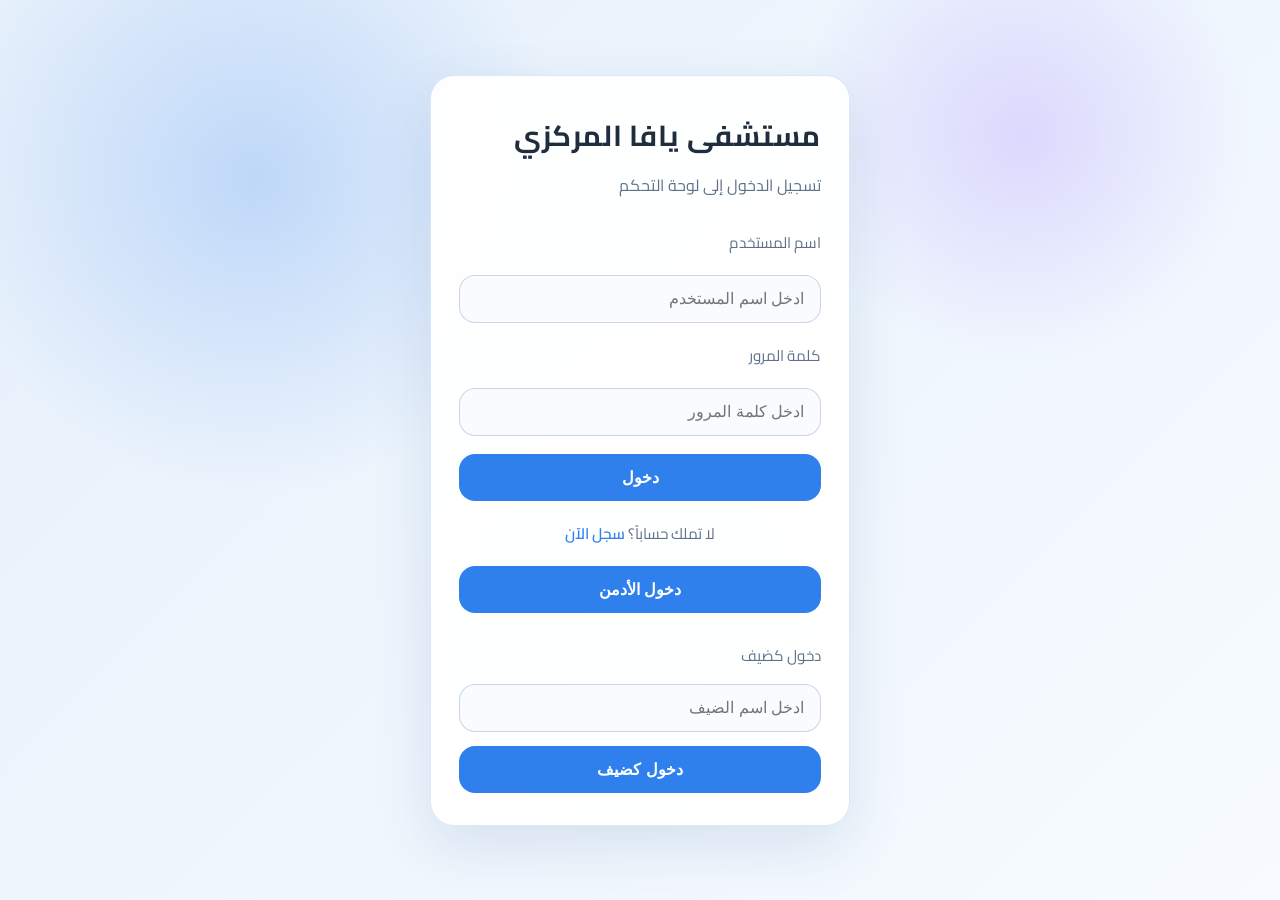
<file: index.html>
<!DOCTYPE html>
<html lang="ar" dir="rtl">
<head>
    <meta charset="UTF-8">
    <meta name="viewport" content="width=device-width, initial-scale=1.0">
    <title>مستشفى يافا المركزي</title>
    <link rel="stylesheet" href="Login.css">
</head>
<body>
    <div class="animated-bg"></div>
    <div class="login-page">
        <div class="login-card">
            <div class="brand">
                <h1>مستشفى يافا المركزي</h1>
                <p>تسجيل الدخول إلى لوحة التحكم</p>
            </div>
            <form class="login-form">
                <label for="username">اسم المستخدم</label>
                <input id="username" type="text" placeholder="ادخل اسم المستخدم" required>

                <label for="password">كلمة المرور</label>
                <input id="password" type="password" placeholder="ادخل كلمة المرور" required>

                <button type="submit">دخول</button>
                <p class="helper">لا تملك حساباً؟ <a href="Create an account/Create an account.html">سجل الآن</a></p>
                <p class="helper">
                  <button type="button" id="admin-access" class="admin-btn">دخول الأدمن</button>
                </p>

                <div class="guest-access">
                    <label for="guest-name">دخول كضيف</label>
                    <input id="guest-name" type="text" placeholder="ادخل اسم الضيف" required>
                    <button type="button" id="guest-login">دخول كضيف</button>
                </div>
            </form>
        </div>
    </div>
    <script src="Login.js"></script>
</body>
</html>
</file>
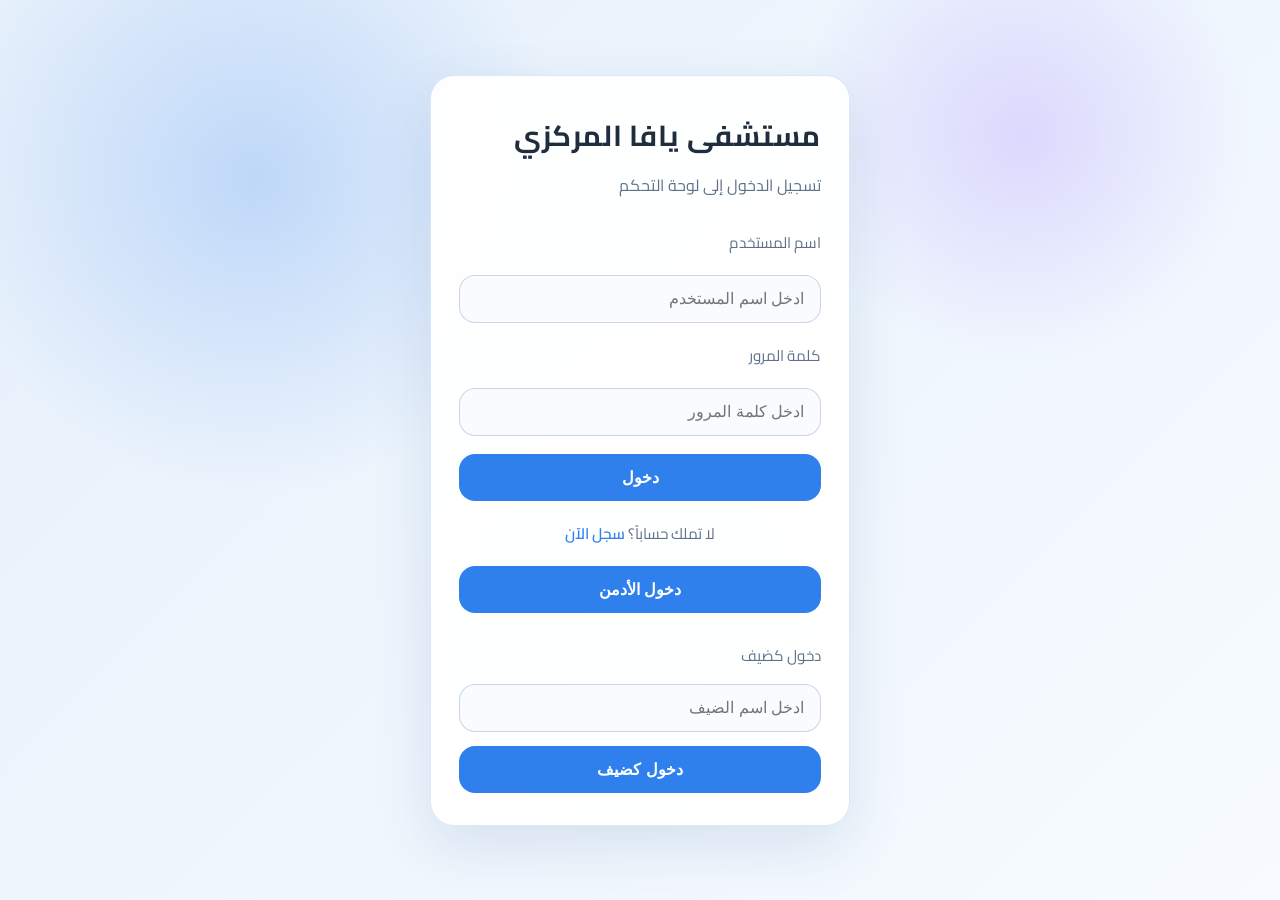
<file: Login/index.html>
<!DOCTYPE html>
<html lang="ar" dir="rtl">
<head>
    <meta charset="UTF-8">
    <meta name="viewport" content="width=device-width, initial-scale=1.0">
    <title>مستشفى يافا المركزي</title>
    <link rel="stylesheet" href="Login.css">
</head>
<body>
    <div class="animated-bg"></div>
    <div class="login-page">
        <div class="login-card">
            <div class="brand">
                <h1>مستشفى يافا المركزي</h1>
                <p>تسجيل الدخول إلى لوحة التحكم</p>
            </div>
            <form class="login-form">
                <label for="username">اسم المستخدم</label>
                <input id="username" type="text" placeholder="ادخل اسم المستخدم" required>

                <label for="password">كلمة المرور</label>
                <input id="password" type="password" placeholder="ادخل كلمة المرور" required>

                <button type="submit">دخول</button>
                <p class="helper">لا تملك حساباً؟ <a href="../Create an account/Create an account.html">سجل الآن</a></p>
                <p class="helper">
                  <button type="button" id="admin-access" class="admin-btn">دخول الأدمن</button>
                </p>

                <div class="guest-access">
                    <label for="guest-name">دخول كضيف</label>
                    <input id="guest-name" type="text" placeholder="ادخل اسم الضيف" required>
                    <button type="button" id="guest-login">دخول كضيف</button>
                </div>
            </form>
        </div>
    </div>
    <script src="Login.js"></script>
</body>
</html>
</file>
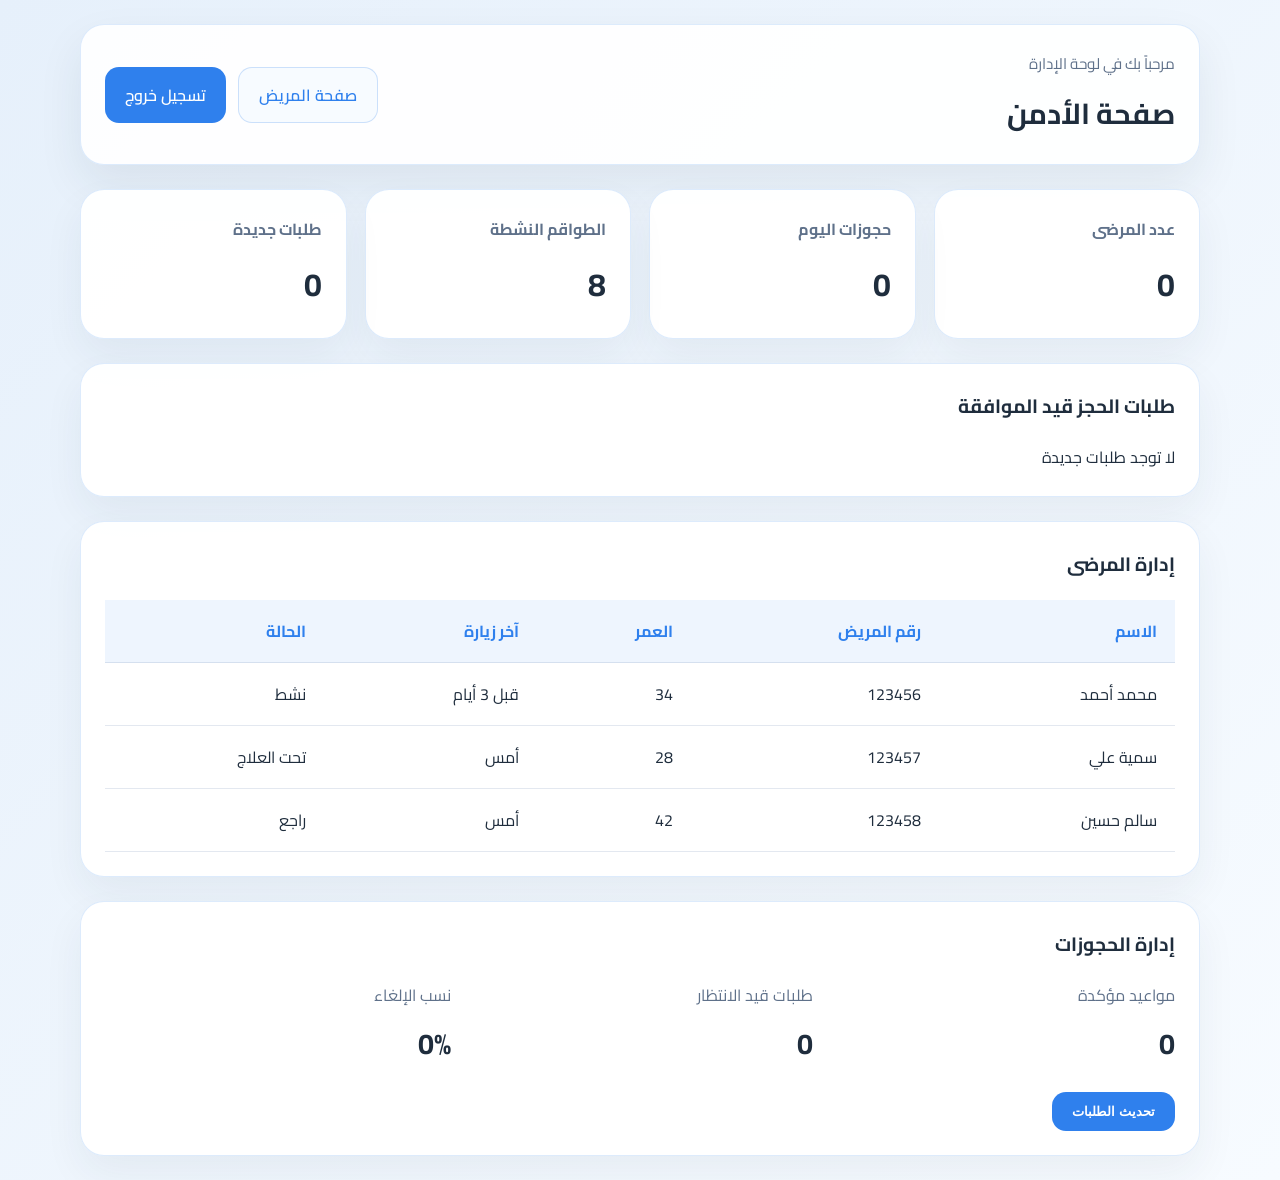
<file: admin/admin.html>
<!DOCTYPE html>
<html lang="ar" dir="rtl">
<head>
    <meta charset="UTF-8">
    <meta name="viewport" content="width=device-width, initial-scale=1.0">
    <title>لوحة تحكم الإدارة</title>
    <link rel="stylesheet" href="admin.css">
</head>
<body>
    <div class="admin-shell">
        <header class="admin-header">
            <div>
                <p class="subtitle">مرحباً بك في لوحة الإدارة</p>
                <h1>صفحة الأدمن</h1>
            </div>
            <div class="header-actions">
                <a class="btn-secondary" href="../Patient page/Patient page.html">صفحة المريض</a>
                <a class="btn-primary" href="../index.html">تسجيل خروج</a>
            </div>
        </header>

        <section class="stats-grid">
            <article class="stat-card">
                <h3>عدد المرضى</h3>
                <p id="patientsCount">128</p>
            </article>
            <article class="stat-card">
                <h3>حجوزات اليوم</h3>
                <p id="todayBookingsCount">24</p>
            </article>
            <article class="stat-card">
                <h3>الطواقم النشطة</h3>
                <p id="activeStaffCount">8</p>
            </article>
            <article class="stat-card">
                <h3>طلبات جديدة</h3>
                <p id="pendingRequestsCount">5</p>
            </article>
        </section>

        <section class="admin-grid">
            <div class="card">
                <div class="card-title">طلبات الحجز قيد الموافقة</div>
                <div id="pendingRequestsList" class="requests-list">
                    <div class="empty">لا توجد طلبات جديدة</div>
                </div>
            </div>

            <div class="card">
                <div class="card-title">إدارة المرضى</div>
                <table class="data-table">
                    <thead>
                        <tr>
                            <th>الاسم</th>
                            <th>رقم المريض</th>
                            <th>العمر</th>
                            <th>آخر زيارة</th>
                            <th>الحالة</th>
                        </tr>
                    </thead>
                    <tbody>
                        <tr>
                            <td>محمد أحمد</td>
                            <td>123456</td>
                            <td>34</td>
                            <td>قبل 3 أيام</td>
                            <td>نشط</td>
                        </tr>
                        <tr>
                            <td>سمية علي</td>
                            <td>123457</td>
                            <td>28</td>
                            <td>أمس</td>
                            <td>تحت العلاج</td>
                        </tr>
                        <tr>
                            <td>سالم حسين</td>
                            <td>123458</td>
                            <td>42</td>
                            <td>أمس</td>
                            <td>راجع</td>
                        </tr>
                    </tbody>
                </table>
            </div>

            <div class="card">
                <div class="card-title">إدارة الحجوزات</div>
                <div class="info-grid">
                    <div>
                        <p class="info-label">مواعيد مؤكدة</p>
                        <p id="confirmedCount" class="info-value">16</p>
                    </div>
                    <div>
                        <p class="info-label">طلبات قيد الانتظار</p>
                        <p id="pendingCount" class="info-value">5</p>
                    </div>
                    <div>
                        <p class="info-label">نسب الإلغاء</p>
                        <p id="cancelledRate" class="info-value">8%</p>
                    </div>
                </div>
                <button class="btn-primary" onclick="renderPendingRequests()">تحديث الطلبات</button>
            </div>
        </section>
    </div>
    <script src="admin.js"></script>
</body>
</html>
</file>
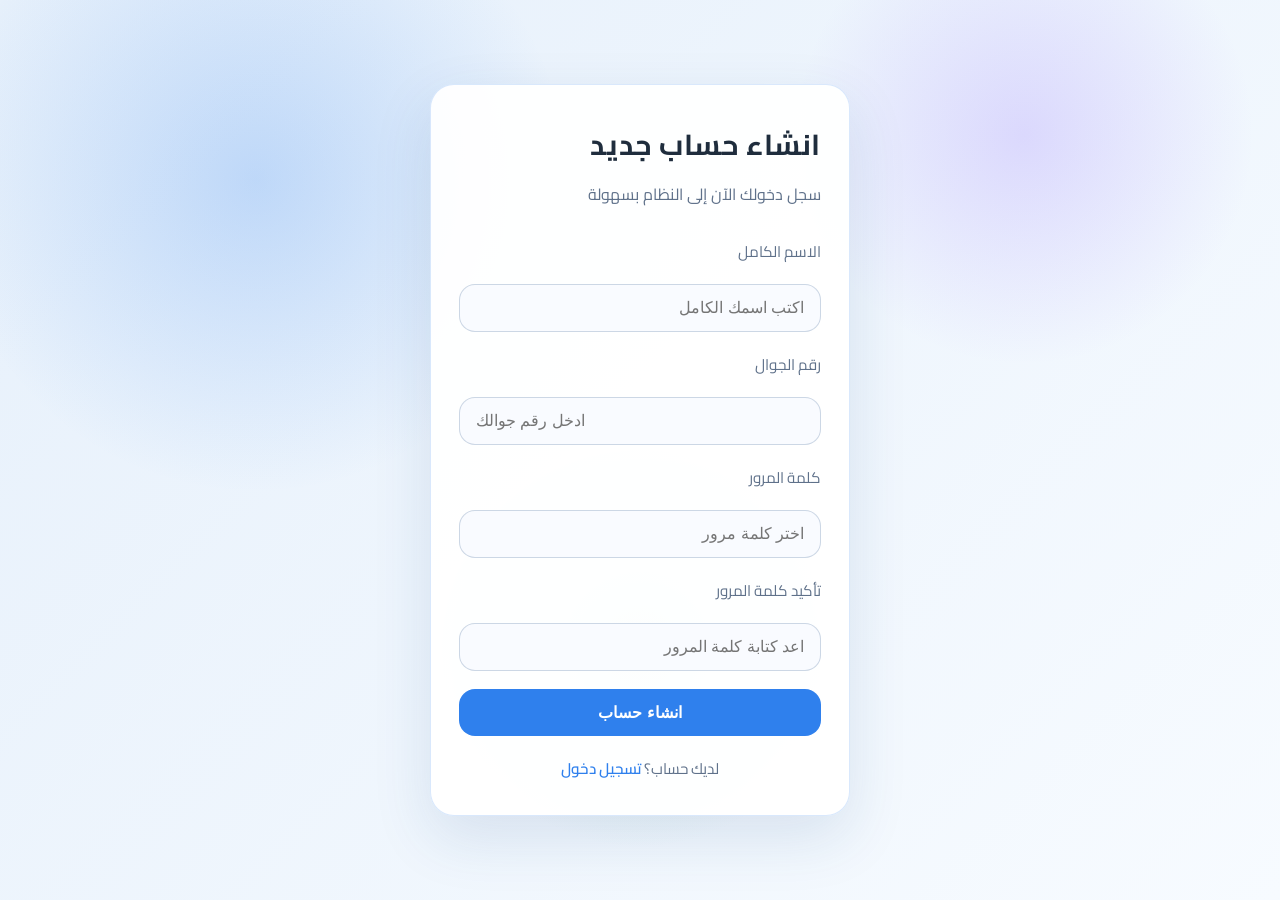
<file: Create an account/Create an account.html>
<!DOCTYPE html>
<html lang="ar" dir="rtl">
<head>
    <meta charset="UTF-8">
    <meta name="viewport" content="width=device-width, initial-scale=1.0">
    <title>انشاء حساب</title>
    <link rel="stylesheet" href="Create an account.css">
</head>
<body>
    <div class="animated-bg"></div>
    <div class="login-page">
        <div class="login-card">
            <div class="brand">
                <h1>انشاء حساب جديد</h1>
                <p>سجل دخولك الآن إلى النظام بسهولة</p>
            </div>
            <form class="login-form">
                <label for="fullname">الاسم الكامل</label>
                <input id="fullname" type="text" placeholder="اكتب اسمك الكامل" required>

                <label for="phone">رقم الجوال</label>
                <input id="phone" type="tel" placeholder="ادخل رقم جوالك" required>

                <label for="password">كلمة المرور</label>
                <input id="password" type="password" placeholder="اختر كلمة مرور" required>

                <label for="confirm">تأكيد كلمة المرور</label>
                <input id="confirm" type="password" placeholder="اعد كتابة كلمة المرور" required>

                <button type="submit">انشاء حساب</button>
                <p class="helper">لديك حساب؟ <a href="../index.html">تسجيل دخول</a></p>
            </form>
        </div>
    </div>
    <script>
      const PATIENTS_KEY = 'yaffa_patients';
      const signupForm = document.querySelector('.login-form');
      const fullnameInput = document.getElementById('fullname');
      const phoneInput = document.getElementById('phone');
      const passwordInput = document.getElementById('password');
      const confirmInput = document.getElementById('confirm');

      function loadPatients() {
        try {
          return JSON.parse(localStorage.getItem(PATIENTS_KEY)) || [];
        } catch {
          return [];
        }
      }

      function savePatients(patients) {
        localStorage.setItem(PATIENTS_KEY, JSON.stringify(patients));
      }

      signupForm.addEventListener('submit', event => {
        event.preventDefault();

        const fullname = fullnameInput.value.trim();
        const phone = phoneInput.value.trim();
        const password = passwordInput.value;
        const confirm = confirmInput.value;

        if (!fullname || !phone || !password || !confirm) {
          alert('يرجى تعبئة جميع الحقول.');
          return;
        }

        if (password !== confirm) {
          alert('كلمة المرور وتأكيدها غير متطابقين.');
          confirmInput.focus();
          return;
        }

        const patients = loadPatients();
        const exists = patients.some(p => p.phone === phone);
        if (exists) {
          alert('رقم الجوال مسجل بالفعل.');
          phoneInput.focus();
          return;
        }

        patients.push({
          id: Date.now().toString(),
          name: fullname,
          phone,
          password,
          createdAt: new Date().toISOString()
        });

        savePatients(patients);
        alert('تم إنشاء الحساب بنجاح! يمكنك الآن تسجيل الدخول.');
        window.location.href = '../index.html';
      });
    </script>
</body>
</html>
</file>
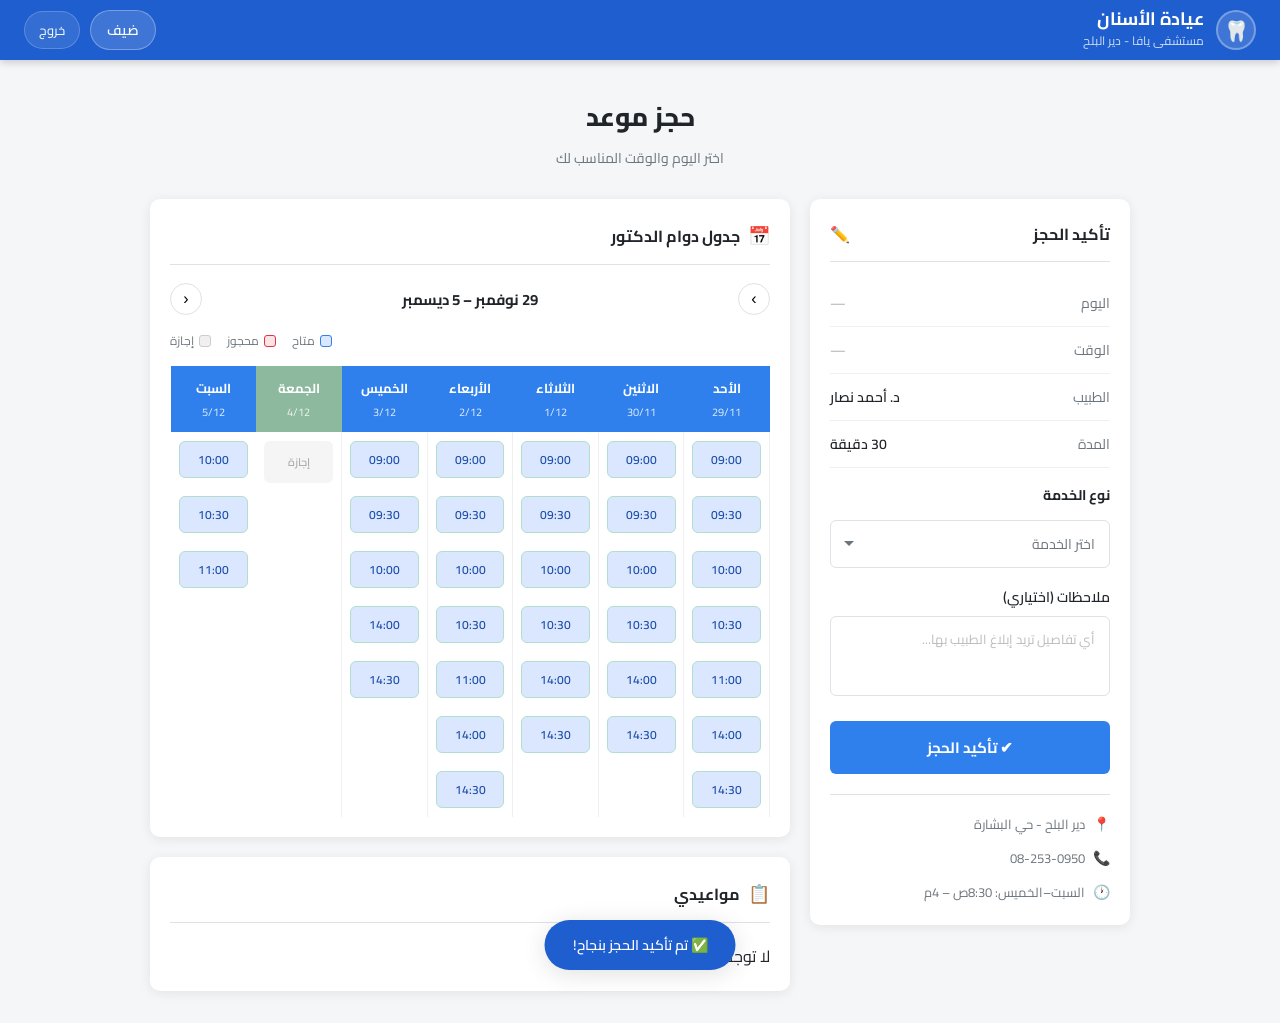
<file: Patient page/Patient page.html>
<!DOCTYPE html>
<html lang="ar" dir="rtl">
<head>
<meta charset="UTF-8">
<meta name="viewport" content="width=device-width, initial-scale=1.0">
<link rel="stylesheet" href="Patient page.css">
<title>عيادة الأسنان - حجز موعد</title>
<link href="https://fonts.googleapis.com/css2?family=Cairo:wght@300;400;500;600;700;800&display=swap" rel="stylesheet">

</head>
<body>

<!-- NAVBAR -->
<nav>
  <div class="nav-brand">
    <div class="nav-logo">🦷</div>
    <div>
      <div class="nav-title">عيادة الأسنان</div>
      <div class="nav-subtitle">مستشفى يافا - دير البلح</div>
    </div>
  </div>
  <div class="nav-user">
    <button class="btn-user" id="currentUserName">محمد السيد</button>
    <button class="btn-logout" onclick="window.location.href='../index.html'">خروج</button>
  </div>
</nav>

<!-- MAIN -->
<main>
  <div class="page-header">
    <h1>حجز موعد</h1>
    <p>اختر اليوم والوقت المناسب لك</p>
  </div>

  <div class="layout">

    <!-- LEFT: Confirm Sidebar -->
    <div>
      <div class="card">
        <div class="card-title">
          <span>تأكيد الحجز</span>
          <button class="edit-btn" title="تعديل">✏️</button>
        </div>

        <div class="confirm-row">
          <span class="confirm-label">اليوم</span>
          <span class="confirm-value dash" id="selectedDay">—</span>
        </div>
        <div class="confirm-row">
          <span class="confirm-label">الوقت</span>
          <span class="confirm-value dash" id="selectedTime">—</span>
        </div>
        <div class="confirm-row">
          <span class="confirm-label">الطبيب</span>
          <span class="confirm-value">د. أحمد نصار</span>
        </div>
        <div class="confirm-row">
          <span class="confirm-label">المدة</span>
          <span class="confirm-value">30 دقيقة</span>
        </div>

        <div style="margin-top:14px;">
          <div class="confirm-label" style="font-size:14px;font-weight:700;color:var(--text-dark);margin-bottom:6px;">نوع الخدمة</div>
          <select class="service-select">
            <option value="">اختر الخدمة</option>
            <option>فحص دوري</option>
            <option>تنظيف أسنان</option>
            <option>حشوة</option>
            <option>خلع سن</option>
            <option>تركيب تقويم</option>
            <option>علاج عصب</option>
          </select>
        </div>

        <label class="notes-label">ملاحظات (اختياري)</label>
        <textarea placeholder="أي تفاصيل تريد إبلاغ الطبيب بها..."></textarea>

        <button class="btn-confirm" onclick="confirmBooking()">✔ تأكيد الحجز</button>

        <div class="clinic-info">
          <div class="clinic-info-row"><span class="ci-icon">📍</span><span>دير البلح - حي البشارة</span></div>
          <div class="clinic-info-row"><span class="ci-icon">📞</span><span>08-253-0950</span></div>
          <div class="clinic-info-row"><span class="ci-icon">🕐</span><span>السبت–الخميس: 8:30ص – 4م</span></div>
        </div>
      </div>
    </div>

    <!-- RIGHT -->
    <div class="right-col">

      <!-- SCHEDULE CARD -->
      <div class="card">
        <div class="card-title">
          <span class="icon">📅</span>
          <span>جدول دوام الدكتور</span>
        </div>

        <div class="week-nav">
          <button class="week-btn" onclick="changeWeek(-1)">›</button>
          <span class="week-label" id="weekLabel">19 أبريل – 25 أبريل</span>
          <button class="week-btn" onclick="changeWeek(1)">‹</button>
        </div>

        <div class="legend">
          <div class="legend-item"><div class="legend-dot dot-available"></div><span>متاح</span></div>
          <div class="legend-item"><div class="legend-dot dot-booked"></div><span>محجوز</span></div>
          <div class="legend-item"><div class="legend-dot dot-off"></div><span>إجازة</span></div>
        </div>

        <div style="overflow-x:auto;">
          <table class="schedule-table">
            <thead>
              <tr>
                <th><span class="day-name">الأحد</span><span class="day-date">19/4</span></th>
                <th><span class="day-name">الاثنين</span><span class="day-date">20/4</span></th>
                <th><span class="day-name">الثلاثاء</span><span class="day-date">21/4</span></th>
                <th><span class="day-name">الأربعاء</span><span class="day-date">22/4</span></th>
                <th><span class="day-name">الخميس</span><span class="day-date">23/4</span></th>
                <th style="background:#8db99e;"><span class="day-name">الجمعة</span><span class="day-date">24/4</span></th>
                <th><span class="day-name">السبت</span><span class="day-date">25/4</span></th>
              </tr>
            </thead>
            <tbody id="scheduleBody">
            </tbody>
          </table>
        </div>
      </div>

      <!-- MY APPOINTMENTS -->
      <div class="card">
        <div class="card-title">
          <span class="icon">📋</span>
          <span>مواعيدي</span>
        </div>

        <div id="myAppointmentsList" class="appointments-list">
          <div class="empty">لا توجد مواعيد بعد</div>
        </div>
      </div>

    </div>
  </div>
</main>

<!-- TOAST -->
<div class="toast" id="toast">✅ تم تأكيد الحجز بنجاح!</div>

<script src="Patient page.js"></script>
<script>
  // Schedule data
  const schedule = {
    0: ['09:00','09:30','10:00','10:30','11:00','14:00','14:30'], // Sunday
    1: ['09:00','09:30','10:00','10:30','14:00','14:30'],         // Monday
    2: ['09:00','09:30','10:00','10:30','14:00','14:30'],         // Tuesday
    3: ['09:00','09:30','10:00','10:30','11:00','14:00','14:30'], // Wednesday
    4: ['09:00','09:30','10:00','14:00','14:30'],                 // Thursday
    5: null,                                                       // Friday (off)
    6: ['10:00','10:30','11:00'],                                  // Saturday
  };

  const dayNames = ['الأحد','الاثنين','الثلاثاء','الأربعاء','الخميس','الجمعة','السبت'];
  const monthNames = ['يناير','فبراير','مارس','أبريل','مايو','يونيو','يوليو','أغسطس','سبتمبر','أكتوبر','نوفمبر','ديسمبر'];
  let selectedSlot = null;
  let currentWeekOffset = 0;

  function getWeekDates(offset) {
    const today = new Date();
    today.setHours(0, 0, 0, 0);
    const weekStart = new Date(today);
    weekStart.setDate(today.getDate() - today.getDay() + offset * 7);

    const days = [];
    for (let i = 0; i < 7; i++) {
      const d = new Date(weekStart);
      d.setDate(weekStart.getDate() + i);
      days.push(d);
    }
    return days;
  }

  function getConfirmedSlotKeys() {
    return new Set(loadAppointments()
      .filter(a => a.status === 'confirmed')
      .map(a => `${a.date}-${a.time}`));
  }

  function renderSchedule() {
    const days = getWeekDates(currentWeekOffset);
    const confirmedSlots = getConfirmedSlotKeys();
    const tbody = document.getElementById('scheduleBody');

    // Find max slots
    let maxSlots = 0;
    for (let i = 0; i < 7; i++) {
      const slots = schedule[i];
      if (slots && slots.length > maxSlots) maxSlots = slots.length;
    }

    // Update headers
    const ths = document.querySelectorAll('.schedule-table thead th');
    ths.forEach((th, i) => {
      const d = days[i];
      const dateStr = `${d.getDate()}/${d.getMonth()+1}`;
      th.innerHTML = `<span class="day-name">${dayNames[i]}</span><span class="day-date">${dateStr}</span>`;
    });

    // Update week label
    const first = days[0], last = days[6];
    const firstMonth = monthNames[first.getMonth()];
    const lastMonth = monthNames[last.getMonth()];
    document.getElementById('weekLabel').textContent =
      `${first.getDate()} ${firstMonth} – ${last.getDate()} ${lastMonth}`;

    // Build rows
    tbody.innerHTML = '';
    for (let row = 0; row < maxSlots; row++) {
      const tr = document.createElement('tr');
      for (let col = 0; col < 7; col++) {
          const td = document.createElement('td');
        const slots = schedule[col];
        if (!slots) {
          if (row === 0) {
            td.setAttribute('rowspan', maxSlots);
            td.innerHTML = `<span class="slot off">إجازة</span>`;
          } else {
            continue;
          }
        } else if (slots[row]) {
          const time = slots[row];
          const day = days[col];
          const dateStr = `${day.getDate()}/${day.getMonth()+1}`;
          const slotKey = `${dateStr}-${time}`;
          const id = `${col}-${time}`;

          if (confirmedSlots.has(slotKey)) {
            td.innerHTML = `<span class="slot booked">محجوز</span>`;
          } else {
            td.innerHTML = `<span class="slot available" id="${id}" onclick="selectSlot('${id}','${dayNames[col]} ${dateStr}','${time}')">${time}</span>`;
          }
        } else {
          td.innerHTML = '';
        }
        tr.appendChild(td);
      }
      tbody.appendChild(tr);
    }
  }

  function selectSlot(id, day, time) {
    if (selectedSlot) {
      const prev = document.getElementById(selectedSlot);
      if (prev) prev.classList.remove('selected');
    }
    selectedSlot = id;
    const el = document.getElementById(id);
    if (el) el.classList.add('selected');

    document.getElementById('selectedDay').textContent = day;
    document.getElementById('selectedDay').classList.remove('dash');
    document.getElementById('selectedTime').textContent = time;
    document.getElementById('selectedTime').classList.remove('dash');
  }

  function changeWeek(dir) {
    currentWeekOffset += dir;
    selectedSlot = null;
    document.getElementById('selectedDay').textContent = '—';
    document.getElementById('selectedDay').className = 'confirm-value dash';
    document.getElementById('selectedTime').textContent = '—';
    document.getElementById('selectedTime').className = 'confirm-value dash';
    renderSchedule();
  }

  const queryParams = new URLSearchParams(window.location.search);
  const guestName = queryParams.get('guest') || 'ضيف';
  const currentUserName = document.getElementById('currentUserName');
  if (currentUserName) currentUserName.textContent = guestName;

  const APPOINTMENTS_KEY = 'yaffa_appointments';

  function loadAppointments() {
    try {
      return JSON.parse(localStorage.getItem(APPOINTMENTS_KEY)) || [];
    } catch {
      return [];
    }
  }

  function saveAppointments(list) {
    localStorage.setItem(APPOINTMENTS_KEY, JSON.stringify(list));
  }

  function getMyAppointments() {
    return loadAppointments().filter(a => a.patientName === guestName);
  }

  function renderMyAppointments() {
    const container = document.getElementById('myAppointmentsList');
    if (!container) return;
    const appointments = getMyAppointments();
    if (!appointments.length) {
      container.innerHTML = '<div class="empty">لا توجد مواعيد بعد</div>';
      return;
    }
    container.innerHTML = appointments.map(appt => `
      <div class="appointment-item">
        <div class="appt-info">
          <div class="appt-title">${appt.service}</div>
          <div class="appt-meta">
            <span>📅 ${appt.date}</span>
            <span>🕘 ${appt.time}</span>
          </div>
        </div>
        <div class="badge ${appt.status === 'pending' ? 'badge-pending' : appt.status === 'confirmed' ? 'badge-confirmed' : 'badge-cancelled'}">
          ${appt.status === 'pending' ? '⏳ قيد الانتظار' : appt.status === 'confirmed' ? '✅ مؤكد' : '❌ ملغي'}
        </div>
      </div>
    `).join('');
  }

  function createAppointment(service, day, time) {
    const appointments = loadAppointments();
    const dateParts = day.split(' ');
    const appt = {
      id: Date.now().toString(),
      patientName: guestName,
      service,
      date: dateParts.slice(1).join(' '),
      day: dateParts[0],
      time,
      status: 'pending',
      createdAt: new Date().toISOString()
    };
    appointments.push(appt);
    saveAppointments(appointments);
    return appt;
  }

  function confirmBooking() {
    if (!selectedSlot) {
      alert('الرجاء اختيار موعد أولاً');
      return;
    }
    const serviceSelect = document.querySelector('.service-select');
    const service = serviceSelect ? serviceSelect.value : '';
    if (!service) {
      alert('الرجاء اختيار نوع الخدمة قبل تأكيد الحجز.');
      if (serviceSelect) serviceSelect.focus();
      return;
    }

    createAppointment(service, document.getElementById('selectedDay').textContent, document.getElementById('selectedTime').textContent);
    renderMyAppointments();

    const toast = document.getElementById('toast');
    toast.textContent = '✅ تم ارسال طلب الحجز إلى الإدارة للموافقة';
    toast.classList.add('show');
    setTimeout(() => toast.classList.remove('show'), 3000);
  }

  // Init
  renderSchedule();
  renderMyAppointments();
</script>
</body>
</html>
</file>
<file: Login.css>
@import url('https://fonts.googleapis.com/css2?family=Cairo:wght@400;500;600;700&display=swap');

:root {
    --bg-start: #e6f0fb;
    --bg-end: #f7fbff;
    --card: rgba(255, 255, 255, 0.95);
    --text: #1f2d3d;
    --muted: #5f718a;
    --accent: #2f80ed;
    --border: rgba(47, 128, 237, 0.18);
}

* {
    box-sizing: border-box;
}

html,
body {
    margin: 0;
    min-height: 100%;
    font-family: 'Cairo', 'Segoe UI', Tahoma, Geneva, Verdana, sans-serif;
    background: linear-gradient(135deg, var(--bg-start), var(--bg-end));
    color: var(--text);
}

body {
    display: grid;
    place-items: center;
    min-height: 100vh;
    margin: 0;
    padding: 24px;
    position: relative;
    overflow: hidden;
}

.animated-bg {
    position: absolute;
    inset: 0;
    z-index: 0;
    background: radial-gradient(circle at 20% 20%, rgba(47, 128, 237, 0.23), transparent 25%),
                radial-gradient(circle at 80% 15%, rgba(127, 82, 255, 0.18), transparent 18%),
                radial-gradient(circle at 50% 72%, rgba(47, 184, 134, 0.16), transparent 22%);
    animation: drift 18s ease-in-out infinite;
}

.login-page {
    width: 100%;
    max-width: 420px;
    position: relative;
    z-index: 1;
}

.login-card {
    background: var(--card);
    border: 1px solid var(--border);
    border-radius: 24px;
    padding: 32px 28px;
    box-shadow: 0 22px 60px rgba(21, 72, 133, 0.12);
}

.brand h1 {
    margin: 0 0 8px;
    font-size: 1.8rem;
    letter-spacing: 0.02em;
}

.brand p {
    margin: 0;
    color: var(--muted);
}

.login-form {
    margin-top: 28px;
    display: grid;
    gap: 18px;
}

.login-form label {
    font-size: 0.95rem;
    color: var(--muted);
}

.login-form input {
    width: 100%;
    padding: 14px 16px;
    border: 1px solid rgba(99, 129, 170, 0.3);
    border-radius: 16px;
    background: #f9fbff;
    color: var(--text);
    font-size: 0.98rem;
}

.login-form input:focus {
    outline: none;
    border-color: var(--accent);
    box-shadow: 0 0 0 4px rgba(47, 128, 237, 0.08);
}

.login-form button {
    width: 100%;
    padding: 14px 18px;
    border: none;
    border-radius: 16px;
    background: var(--accent);
    color: #fff;
    font-size: 1rem;
    font-weight: 600;
    cursor: pointer;
    transition: transform 0.2s ease, background 0.2s ease;
}

.login-form button:hover {
    background: #1f66d6;
    transform: translateY(-1px);
}

.helper {
    margin: 0;
    text-align: center;
    color: var(--muted);
    font-size: 0.95rem;
}

.helper a {
    color: var(--accent);
    text-decoration: none;
    font-weight: 600;
}

.helper a:hover {
    text-decoration: underline;
}

.guest-access {
    display: grid;
    gap: 14px;
    padding-top: 10px;
}

.guest-access label {
    font-size: 0.95rem;
    color: var(--muted);
}

.guest-access input {
    width: 100%;
    padding: 14px 16px;
    border: 1px solid rgba(99, 129, 170, 0.3);
    border-radius: 16px;
    background: #f9fbff;
    color: var(--text);
    font-size: 0.98rem;
}

.guest-access input:focus {
    outline: none;
    border-color: var(--accent);
    box-shadow: 0 0 0 4px rgba(47, 128, 237, 0.08);
}

@media (max-width: 420px) {
    .login-card {
        padding: 24px 20px;
    }
}

@keyframes drift {
    0%, 100% {
        transform: translateX(0) translateY(0) scale(1);
    }
    50% {
        transform: translateX(8%) translateY(-6%) scale(1.02);
    }
}
</file>
<file: Login/Login.css>
@import url('https://fonts.googleapis.com/css2?family=Cairo:wght@400;500;600;700&display=swap');

:root {
    --bg-start: #e6f0fb;
    --bg-end: #f7fbff;
    --card: rgba(255, 255, 255, 0.95);
    --text: #1f2d3d;
    --muted: #5f718a;
    --accent: #2f80ed;
    --border: rgba(47, 128, 237, 0.18);
}

* {
    box-sizing: border-box;
}

html,
body {
    margin: 0;
    min-height: 100%;
    font-family: 'Cairo', 'Segoe UI', Tahoma, Geneva, Verdana, sans-serif;
    background: linear-gradient(135deg, var(--bg-start), var(--bg-end));
    color: var(--text);
}

body {
    display: grid;
    place-items: center;
    min-height: 100vh;
    margin: 0;
    padding: 24px;
    position: relative;
    overflow: hidden;
}

.animated-bg {
    position: absolute;
    inset: 0;
    z-index: 0;
    background: radial-gradient(circle at 20% 20%, rgba(47, 128, 237, 0.23), transparent 25%),
                radial-gradient(circle at 80% 15%, rgba(127, 82, 255, 0.18), transparent 18%),
                radial-gradient(circle at 50% 72%, rgba(47, 184, 134, 0.16), transparent 22%);
    animation: drift 18s ease-in-out infinite;
}

.login-page {
    width: 100%;
    max-width: 420px;
    position: relative;
    z-index: 1;
}

.login-card {
    background: var(--card);
    border: 1px solid var(--border);
    border-radius: 24px;
    padding: 32px 28px;
    box-shadow: 0 22px 60px rgba(21, 72, 133, 0.12);
}

.brand h1 {
    margin: 0 0 8px;
    font-size: 1.8rem;
    letter-spacing: 0.02em;
}

.brand p {
    margin: 0;
    color: var(--muted);
}

.login-form {
    margin-top: 28px;
    display: grid;
    gap: 18px;
}

.login-form label {
    font-size: 0.95rem;
    color: var(--muted);
}

.login-form input {
    width: 100%;
    padding: 14px 16px;
    border: 1px solid rgba(99, 129, 170, 0.3);
    border-radius: 16px;
    background: #f9fbff;
    color: var(--text);
    font-size: 0.98rem;
}

.login-form input:focus {
    outline: none;
    border-color: var(--accent);
    box-shadow: 0 0 0 4px rgba(47, 128, 237, 0.08);
}

.login-form button {
    width: 100%;
    padding: 14px 18px;
    border: none;
    border-radius: 16px;
    background: var(--accent);
    color: #fff;
    font-size: 1rem;
    font-weight: 600;
    cursor: pointer;
    transition: transform 0.2s ease, background 0.2s ease;
}

.login-form button:hover {
    background: #1f66d6;
    transform: translateY(-1px);
}

.helper {
    margin: 0;
    text-align: center;
    color: var(--muted);
    font-size: 0.95rem;
}

.helper a {
    color: var(--accent);
    text-decoration: none;
    font-weight: 600;
}

.helper a:hover {
    text-decoration: underline;
}

.guest-access {
    display: grid;
    gap: 14px;
    padding-top: 10px;
}

.guest-access label {
    font-size: 0.95rem;
    color: var(--muted);
}

.guest-access input {
    width: 100%;
    padding: 14px 16px;
    border: 1px solid rgba(99, 129, 170, 0.3);
    border-radius: 16px;
    background: #f9fbff;
    color: var(--text);
    font-size: 0.98rem;
}

.guest-access input:focus {
    outline: none;
    border-color: var(--accent);
    box-shadow: 0 0 0 4px rgba(47, 128, 237, 0.08);
}

@media (max-width: 420px) {
    .login-card {
        padding: 24px 20px;
    }
}

@keyframes drift {
    0%, 100% {
        transform: translateX(0) translateY(0) scale(1);
    }
    50% {
        transform: translateX(8%) translateY(-6%) scale(1.02);
    }
}
</file>
<file: admin/admin.css>
@import url('https://fonts.googleapis.com/css2?family=Cairo:wght@400;500;600;700&display=swap');

:root {
    --bg-start: #e6f0fb;
    --bg-end: #f7fbff;
    --card: rgba(255, 255, 255, 0.96);
    --text: #1f2d3d;
    --muted: #5f718a;
    --soft: #5f718a;
    --accent: #2f80ed;
    --border: rgba(47, 128, 237, 0.16);
}

* {
    box-sizing: border-box;
}

html,
body {
    margin: 0;
    min-height: 100%;
    font-family: 'Cairo', 'Segoe UI', Tahoma, Geneva, Verdana, sans-serif;
    background: linear-gradient(135deg, var(--bg-start), var(--bg-end));
    color: var(--text);
}

body {
    min-height: 100vh;
    margin: 0;
    padding: 24px;
}

.admin-shell {
    max-width: 1120px;
    margin: 0 auto;
    display: grid;
    gap: 24px;
}

.admin-header {
    display: flex;
    justify-content: space-between;
    align-items: center;
    gap: 18px;
    padding: 24px;
    background: rgba(255,255,255,0.92);
    border: 1px solid var(--border);
    border-radius: 24px;
    box-shadow: 0 20px 45px rgba(31, 45, 61, 0.08);
}

.admin-header h1 {
    margin: 0;
    font-size: 1.8rem;
}

.subtitle {
    margin: 0 0 8px;
    color: var(--soft);
    font-size: 0.95rem;
}

.header-actions {
    display: flex;
    gap: 12px;
    flex-wrap: wrap;
}

.btn-primary,
.btn-secondary {
    border: none;
    border-radius: 14px;
    padding: 12px 20px;
    font-weight: 600;
    cursor: pointer;
    transition: transform 0.2s ease, background-color 0.2s ease;
    text-decoration: none;
    display: inline-flex;
    align-items: center;
    justify-content: center;
}

.btn-primary {
    background: var(--accent);
    color: #fff;
}

.btn-primary:hover {
    background: #1f66d6;
    transform: translateY(-1px);
}

.btn-secondary {
    background: #f7fbff;
    color: var(--accent);
    border: 1px solid rgba(47, 128, 237, 0.22);
}

.btn-secondary:hover {
    background: rgba(47, 128, 237, 0.08);
}

.stats-grid {
    display: grid;
    grid-template-columns: repeat(4, minmax(0, 1fr));
    gap: 18px;
}

.stat-card {
    background: var(--card);
    border: 1px solid var(--border);
    border-radius: 24px;
    padding: 24px;
    box-shadow: 0 18px 40px rgba(31, 45, 61, 0.06);
}

.stat-card h3 {
    margin: 0 0 10px;
    color: var(--soft);
    font-size: 1rem;
}

.stat-card p {
    margin: 0;
    font-size: 2rem;
    font-weight: 700;
}

.admin-grid {
    display: grid;
    gap: 24px;
}

.card {
    background: var(--card);
    border: 1px solid var(--border);
    border-radius: 24px;
    padding: 24px;
    box-shadow: 0 18px 40px rgba(31, 45, 61, 0.06);
}

.card-title {
    margin: 0 0 18px;
    font-size: 1.2rem;
    font-weight: 700;
}

.requests-list {
    display: grid;
    gap: 14px;
}

.request-item {
    display: flex;
    align-items: center;
    justify-content: space-between;
    gap: 16px;
    padding: 18px;
    border: 1px solid rgba(47, 128, 237, 0.14);
    border-radius: 18px;
    background: rgba(255, 255, 255, 0.9);
}

.request-title {
    font-weight: 700;
    margin-bottom: 6px;
}

.request-meta {
    color: var(--muted);
    font-size: 0.95rem;
    line-height: 1.5;
}

.request-actions {
    display: flex;
    gap: 10px;
}

.data-table {
    width: 100%;
    border-collapse: collapse;
}

.data-table th,
.data-table td {
    padding: 16px 18px;
    border-bottom: 1px solid rgba(99, 129, 170, 0.18);
    text-align: right;
}

.data-table th {
    background: rgba(47, 128, 237, 0.08);
    color: var(--accent);
    font-weight: 700;
}

.data-table tbody tr:hover {
    background: rgba(47, 128, 237, 0.08);
}

.info-grid {
    display: grid;
    gap: 16px;
    grid-template-columns: repeat(3, minmax(0, 1fr));
    margin-bottom: 22px;
}

.info-label {
    margin: 0 0 6px;
    color: var(--soft);
}

.info-value {
    margin: 0;
    font-size: 1.8rem;
    font-weight: 700;
}

@media (max-width: 960px) {
    .stats-grid,
    .info-grid {
        grid-template-columns: 1fr 1fr;
    }
}

@media (max-width: 700px) {
    .admin-header,
    .header-actions {
        flex-direction: column;
        align-items: stretch;
    }

    .stats-grid,
    .admin-grid {
        grid-template-columns: 1fr;
    }
}
</file>
<file: Create an account/Create an account.css>
@import url('https://fonts.googleapis.com/css2?family=Cairo:wght@400;500;600;700&display=swap');

:root {
    --bg-start: #e6f0fb;
    --bg-end: #f7fbff;
    --card: rgba(255, 255, 255, 0.95);
    --text: #1f2d3d;
    --muted: #5f718a;
    --accent: #2f80ed;
    --border: rgba(47, 128, 237, 0.18);
}

* {
    box-sizing: border-box;
}

html,
body {
    margin: 0;
    min-height: 100%;
    font-family: 'Cairo', 'Segoe UI', Tahoma, Geneva, Verdana, sans-serif;
    background: linear-gradient(135deg, var(--bg-start), var(--bg-end));
    color: var(--text);
}

body {
    display: grid;
    place-items: center;
    min-height: 100vh;
    margin: 0;
    padding: 24px;
    position: relative;
    overflow: hidden;
}

.animated-bg {
    position: absolute;
    inset: 0;
    z-index: 0;
    background: radial-gradient(circle at 20% 20%, rgba(47, 128, 237, 0.23), transparent 25%),
                radial-gradient(circle at 80% 15%, rgba(127, 82, 255, 0.18), transparent 18%),
                radial-gradient(circle at 50% 72%, rgba(47, 184, 134, 0.16), transparent 22%);
    animation: drift 18s ease-in-out infinite;
}

.login-page {
    width: 100%;
    max-width: 420px;
    position: relative;
    z-index: 1;
}

.login-card {
    background: var(--card);
    border: 1px solid var(--border);
    border-radius: 24px;
    padding: 32px 28px;
    box-shadow: 0 22px 60px rgba(21, 72, 133, 0.12);
}

.brand h1 {
    margin: 0 0 8px;
    font-size: 1.8rem;
    letter-spacing: 0.02em;
}

.brand p {
    margin: 0;
    color: var(--muted);
}

.login-form {
    margin-top: 28px;
    display: grid;
    gap: 18px;
}

.login-form label {
    font-size: 0.95rem;
    color: var(--muted);
}

.login-form input {
    width: 100%;
    padding: 14px 16px;
    border: 1px solid rgba(99, 129, 170, 0.3);
    border-radius: 16px;
    background: #f9fbff;
    color: var(--text);
    font-size: 0.98rem;
}

.login-form input:focus {
    outline: none;
    border-color: var(--accent);
    box-shadow: 0 0 0 4px rgba(47, 128, 237, 0.08);
}

.login-form button {
    width: 100%;
    padding: 14px 18px;
    border: none;
    border-radius: 16px;
    background: var(--accent);
    color: #fff;
    font-size: 1rem;
    font-weight: 600;
    cursor: pointer;
    transition: transform 0.2s ease, background 0.2s ease;
}

.login-form button:hover {
    background: #1f66d6;
    transform: translateY(-1px);
}

.helper {
    margin: 0;
    text-align: center;
    color: var(--muted);
    font-size: 0.95rem;
}

.helper a {
    color: var(--accent);
    text-decoration: none;
    font-weight: 600;
}

.helper a:hover {
    text-decoration: underline;
}

@media (max-width: 420px) {
    .login-card {
        padding: 24px 20px;
    }
}

@keyframes drift {
    0%, 100% {
        transform: translateX(0) translateY(0) scale(1);
    }
    50% {
        transform: translateX(8%) translateY(-6%) scale(1.02);
    }
}
</file>
<file: Patient page/Patient page.css>
*, *::before, *::after { box-sizing: border-box; margin: 0; padding: 0; }

  :root {
    --green-dark: #1e5ecf;
    --green-main: #2f80ed;
    --green-light: #80aefc;
    --green-pale: #e6f0fe;
    --green-slot: #dbe7ff;
    --green-slot-text: #1d4faa;
    --red: #dc3545;
    --gray-bg: #f4f6f8;
    --gray-border: #dee2e6;
    --gray-text: #6c757d;
    --white: #ffffff;
    --text-dark: #212529;
    --shadow: 0 2px 12px rgba(0,0,0,0.08);
    --shadow-lg: 0 4px 24px rgba(0,0,0,0.12);
    --radius: 10px;
    --radius-sm: 6px;
  }

  body {
    font-family: 'Cairo', sans-serif;
    background: var(--gray-bg);
    color: var(--text-dark);
    min-height: 100vh;
    direction: rtl;
  }

  /* ─── NAVBAR ─── */
  nav {
    background: var(--green-dark);
    padding: 0 24px;
    height: 60px;
    display: flex;
    align-items: center;
    justify-content: space-between;
    position: sticky;
    top: 0;
    z-index: 100;
    box-shadow: 0 2px 8px rgba(0,0,0,0.2);
  }

  .nav-brand {
    display: flex;
    align-items: center;
    gap: 12px;
    color: white;
  }

  .nav-logo {
    width: 40px; height: 40px;
    background: rgba(255,255,255,0.15);
    border-radius: 50%;
    display: flex; align-items: center; justify-content: center;
    font-size: 20px;
    border: 2px solid rgba(255,255,255,0.3);
  }

  .nav-title { font-size: 18px; font-weight: 700; line-height: 1.2; }
  .nav-subtitle { font-size: 12px; font-weight: 400; opacity: 0.8; }

  .nav-user {
    display: flex;
    align-items: center;
    gap: 10px;
  }

  .btn-user {
    background: rgba(255,255,255,0.15);
    border: 1px solid rgba(255,255,255,0.3);
    color: white;
    padding: 6px 16px;
    border-radius: 20px;
    font-family: 'Cairo', sans-serif;
    font-size: 14px;
    font-weight: 600;
    cursor: pointer;
    transition: background 0.2s;
  }
  .btn-user:hover { background: rgba(255,255,255,0.25); }

  .btn-logout {
    background: rgba(255,255,255,0.1);
    border: 1px solid rgba(255,255,255,0.2);
    color: white;
    padding: 6px 14px;
    border-radius: 20px;
    font-family: 'Cairo', sans-serif;
    font-size: 13px;
    cursor: pointer;
    transition: background 0.2s;
  }
  .btn-logout:hover { background: rgba(255,255,255,0.2); }

  /* ─── MAIN ─── */
  main {
    max-width: 1200px;
    margin: 0 auto;
    padding: 32px 24px;
    display: flex;
    flex-direction: column;
    align-items: center;
  }

  .page-header {
    text-align: center;
    margin-bottom: 28px;
    width: 100%;
  }
  .page-header h1 {
    font-size: 26px;
    font-weight: 800;
    color: var(--text-dark);
  }
  .page-header p {
    color: var(--gray-text);
    font-size: 14px;
    margin-top: 4px;
  }

  /* ─── LAYOUT ─── */
  .layout {
    display: grid;
    grid-template-columns: 320px 1fr;
    gap: 20px;
    align-items: start;
    width: min(100%, 980px);
    margin: 0 auto;
  }

  /* ─── CARDS ─── */
  .card {
    background: var(--white);
    border-radius: var(--radius);
    box-shadow: var(--shadow);
    padding: 20px;
  }

  .card-title {
    font-size: 16px;
    font-weight: 700;
    color: var(--text-dark);
    display: flex;
    align-items: center;
    gap: 8px;
    margin-bottom: 18px;
    padding-bottom: 12px;
    border-bottom: 1px solid var(--gray-border);
  }
  .card-title .icon { font-size: 18px; }
  .card-title .edit-btn {
    margin-right: auto;
    background: none;
    border: none;
    cursor: pointer;
    color: #f0a500;
    font-size: 16px;
  }

  /* ─── CONFIRM SIDEBAR ─── */
  .confirm-row {
    display: flex;
    justify-content: space-between;
    align-items: center;
    padding: 10px 0;
    border-bottom: 1px solid #f0f0f0;
    font-size: 14px;
  }
  .confirm-row:last-of-type { border-bottom: none; }
  .confirm-label { color: var(--gray-text); }
  .confirm-value { font-weight: 600; }
  .confirm-value.dash { color: #bbb; }

  .service-select {
    width: 100%;
    padding: 10px 14px;
    border: 1px solid var(--gray-border);
    border-radius: var(--radius-sm);
    font-family: 'Cairo', sans-serif;
    font-size: 14px;
    color: var(--gray-text);
    background: white url("data:image/svg+xml,%3Csvg xmlns='http://www.w3.org/2000/svg' width='12' height='12' viewBox='0 0 12 12'%3E%3Cpath d='M6 8L1 3h10z' fill='%236c757d'/%3E%3C/svg%3E") no-repeat left 12px center;
    appearance: none;
    cursor: pointer;
    margin-top: 6px;
  }
  .service-select:focus { outline: none; border-color: var(--green-light); }

  .notes-label {
    font-size: 14px;
    font-weight: 600;
    color: var(--text-dark);
    margin: 16px 0 6px;
    display: block;
  }

  textarea {
    width: 100%;
    padding: 10px 14px;
    border: 1px solid var(--gray-border);
    border-radius: var(--radius-sm);
    font-family: 'Cairo', sans-serif;
    font-size: 13px;
    color: var(--text-dark);
    resize: none;
    height: 80px;
  }
  textarea::placeholder { color: #bbb; }
  textarea:focus { outline: none; border-color: var(--green-light); }

  .btn-confirm {
    width: 100%;
    padding: 12px;
    background: var(--green-main);
    color: white;
    border: none;
    border-radius: var(--radius-sm);
    font-family: 'Cairo', sans-serif;
    font-size: 15px;
    font-weight: 700;
    cursor: pointer;
    margin-top: 16px;
    transition: background 0.2s, transform 0.1s;
  }
  .btn-confirm:hover { background: var(--green-dark); }
  .btn-confirm:active { transform: scale(0.99); }

  .clinic-info {
    margin-top: 20px;
    padding-top: 16px;
    border-top: 1px solid var(--gray-border);
    font-size: 13px;
    color: var(--gray-text);
    display: flex;
    flex-direction: column;
    gap: 8px;
  }
  .clinic-info-row {
    display: flex;
    align-items: center;
    gap: 8px;
  }
  .clinic-info-row .ci-icon { font-size: 14px; }

  /* ─── RIGHT COLUMN ─── */
  .right-col { display: flex; flex-direction: column; gap: 20px; }

  /* ─── CALENDAR CARD ─── */
  .week-nav {
    display: flex;
    align-items: center;
    justify-content: space-between;
    margin-bottom: 14px;
  }
  .week-label {
    font-size: 15px;
    font-weight: 700;
  }
  .week-btn {
    width: 32px; height: 32px;
    border: 1px solid var(--gray-border);
    background: white;
    border-radius: 50%;
    cursor: pointer;
    display: flex; align-items: center; justify-content: center;
    font-size: 16px;
    transition: background 0.2s, border-color 0.2s;
  }
  .week-btn:hover { background: var(--green-pale); border-color: var(--green-main); }

  .legend {
    display: flex;
    gap: 16px;
    justify-content: flex-end;
    margin-bottom: 14px;
    font-size: 12px;
    color: var(--gray-text);
  }
  .legend-item { display: flex; align-items: center; gap: 5px; }
  .legend-dot {
    width: 12px; height: 12px;
    border-radius: 3px;
  }
  .dot-available { background: var(--green-slot); border: 1px solid var(--green-main); }
  .dot-booked { background: #fce4e4; border: 1px solid #dc3545; }
  .dot-off { background: #f0f0f0; border: 1px solid #ccc; }

  /* ─── SCHEDULE TABLE ─── */
  .schedule-table {
    width: 100%;
    border-collapse: collapse;
  }

  .schedule-table th {
    background: var(--green-main);
    color: white;
    text-align: center;
    padding: 10px 4px;
    font-size: 13px;
    font-weight: 700;
  }
  .schedule-table th .day-name { display: block; font-size: 13px; }
  .schedule-table th .day-date { display: block; font-size: 11px; font-weight: 400; opacity: 0.85; margin-top: 2px; }

  .schedule-table td {
    vertical-align: top;
    padding: 6px 4px;
    text-align: center;
    border-right: 1px solid #f0f0f0;
    min-width: 80px;
  }
  .schedule-table td:last-child { border-right: none; }

  .slot {
    display: block;
    margin: 3px auto;
    padding: 6px 4px;
    border-radius: 6px;
    font-size: 12px;
    font-weight: 600;
    cursor: pointer;
    transition: all 0.15s;
    border: 1px solid transparent;
    width: 90%;
    text-align: center;
  }
  .slot.available {
    background: var(--green-slot);
    color: var(--green-slot-text);
    border-color: #b2dfcc;
  }
  .slot.available:hover {
    background: var(--green-main);
    color: white;
    transform: scale(1.04);
  }
  .slot.available.selected {
    background: var(--green-dark);
    color: white;
    border-color: var(--green-dark);
    box-shadow: 0 2px 6px rgba(26,92,50,0.3);
  }
  .slot.booked {
    background: #fce4e4;
    color: #9e2e37;
    border-color: #f5c6cb;
    cursor: default;
  }
  .slot.off {
    background: #f5f5f5;
    color: #aaa;
    cursor: default;
    font-size: 11px;
    padding: 10px 4px;
  }

  /* ─── MY APPOINTMENTS ─── */
  .appointment-item {
    display: flex;
    align-items: center;
    justify-content: space-between;
    padding: 14px;
    background: #fafafa;
    border: 1px solid var(--gray-border);
    border-radius: var(--radius-sm);
    gap: 12px;
  }
  .appt-info { flex: 1; }
  .appt-title { font-size: 15px; font-weight: 700; }
  .appt-meta {
    display: flex;
    gap: 14px;
    margin-top: 5px;
    font-size: 13px;
    color: var(--gray-text);
  }
  .appt-meta span { display: flex; align-items: center; gap: 4px; }

  .badge-confirmed {
    background: var(--green-slot);
    color: var(--green-slot-text);
    padding: 4px 12px;
    border-radius: 20px;
    font-size: 12px;
    font-weight: 700;
    display: flex; align-items: center; gap: 4px;
  }
  .badge-pending {
    background: #fff4db;
    color: #b87a00;
    padding: 4px 12px;
    border-radius: 20px;
    font-size: 12px;
    font-weight: 700;
    display: flex; align-items: center; gap: 4px;
  }
  .badge-cancelled {
    background: #fde8e8;
    color: #9e2e37;
    padding: 4px 12px;
    border-radius: 20px;
    font-size: 12px;
    font-weight: 700;
    display: flex; align-items: center; gap: 4px;
  }
  .appointments-list { display: grid; gap: 14px; }

  .btn-cancel {
    background: var(--red);
    color: white;
    border: none;
    padding: 8px 16px;
    border-radius: var(--radius-sm);
    font-family: 'Cairo', sans-serif;
    font-size: 13px;
    font-weight: 600;
    cursor: pointer;
    transition: background 0.2s;
  }
  .btn-cancel:hover { background: #b02a37; }

  /* ─── TOAST ─── */
  .toast {
    position: fixed;
    bottom: 30px;
    left: 50%;
    transform: translateX(-50%) translateY(100px);
    background: var(--green-dark);
    color: white;
    padding: 12px 28px;
    border-radius: 30px;
    font-size: 14px;
    font-weight: 600;
    box-shadow: var(--shadow-lg);
    transition: transform 0.35s ease;
    z-index: 999;
    white-space: nowrap;
  }
  .toast.show { transform: translateX(-50%) translateY(0); }

  @media (max-width: 900px) {
    .layout { grid-template-columns: 1fr; }
    .schedule-table { font-size: 11px; }
  }
</file>
